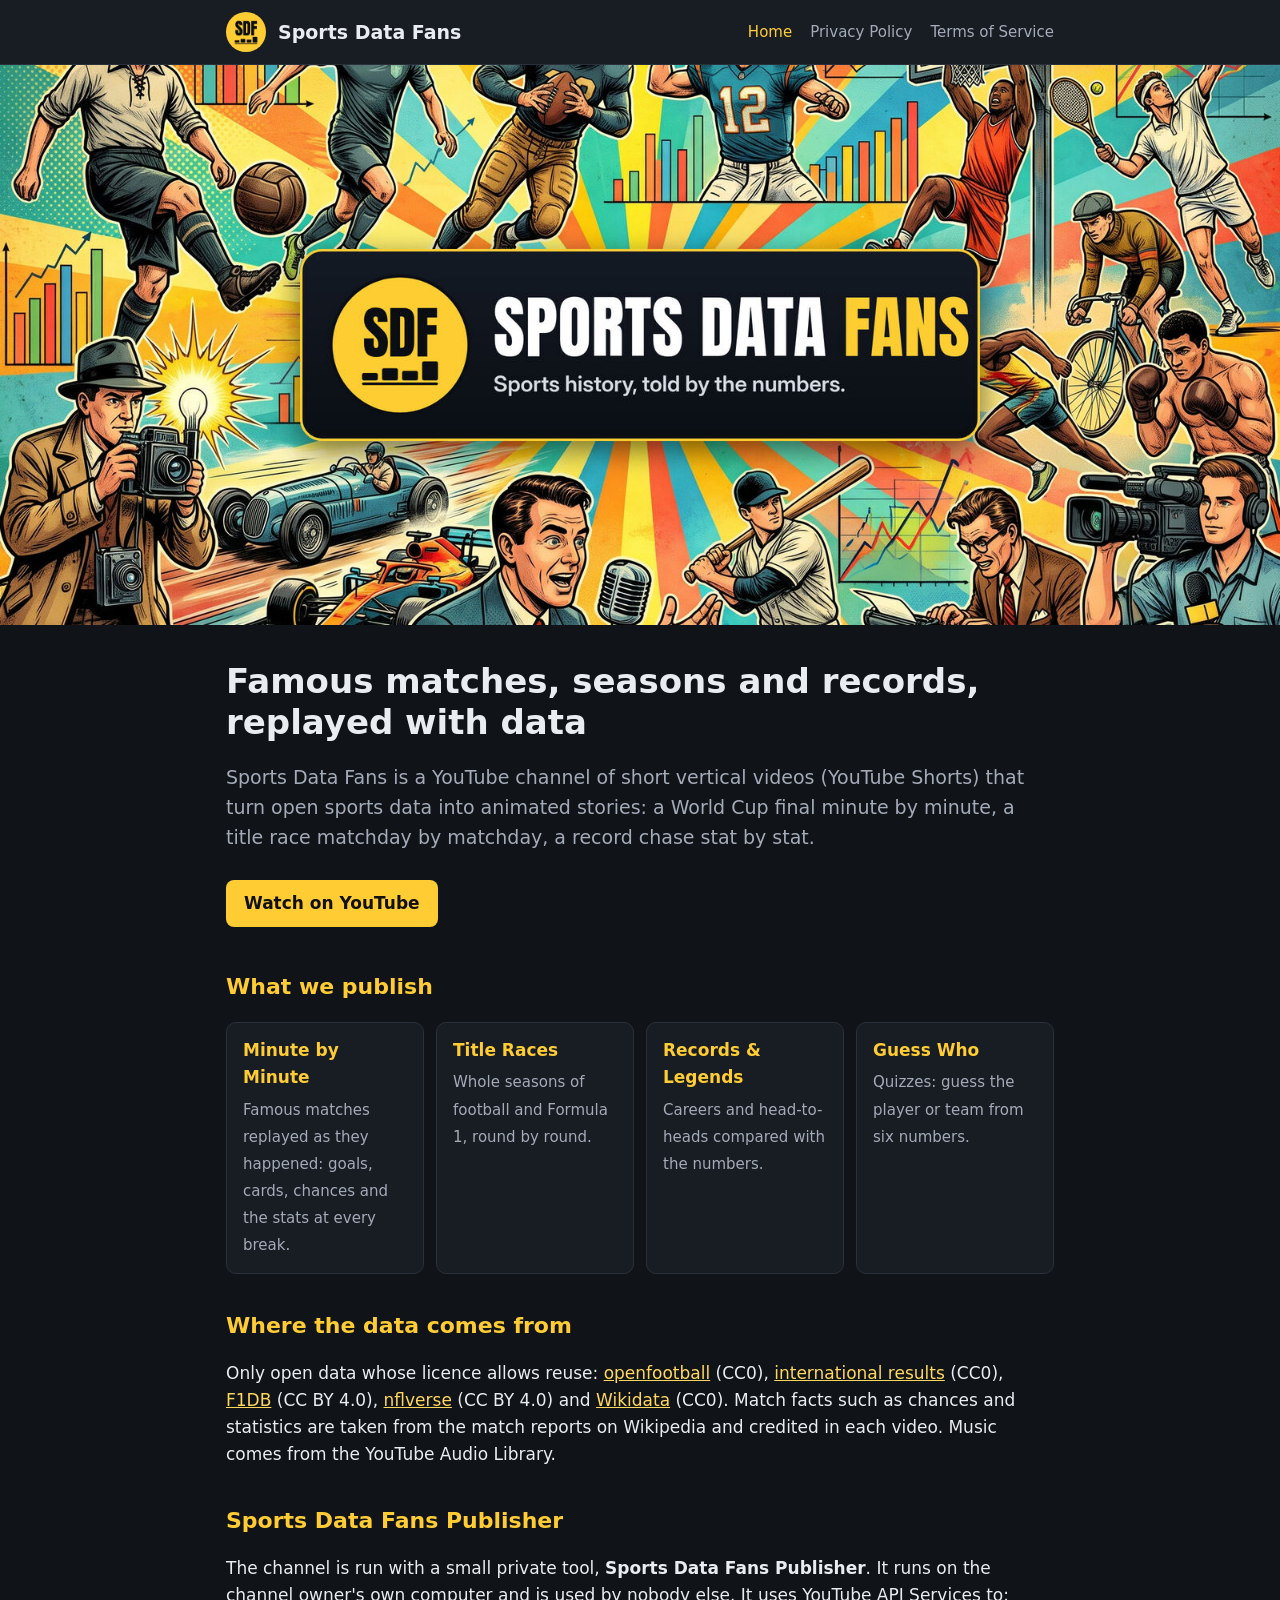
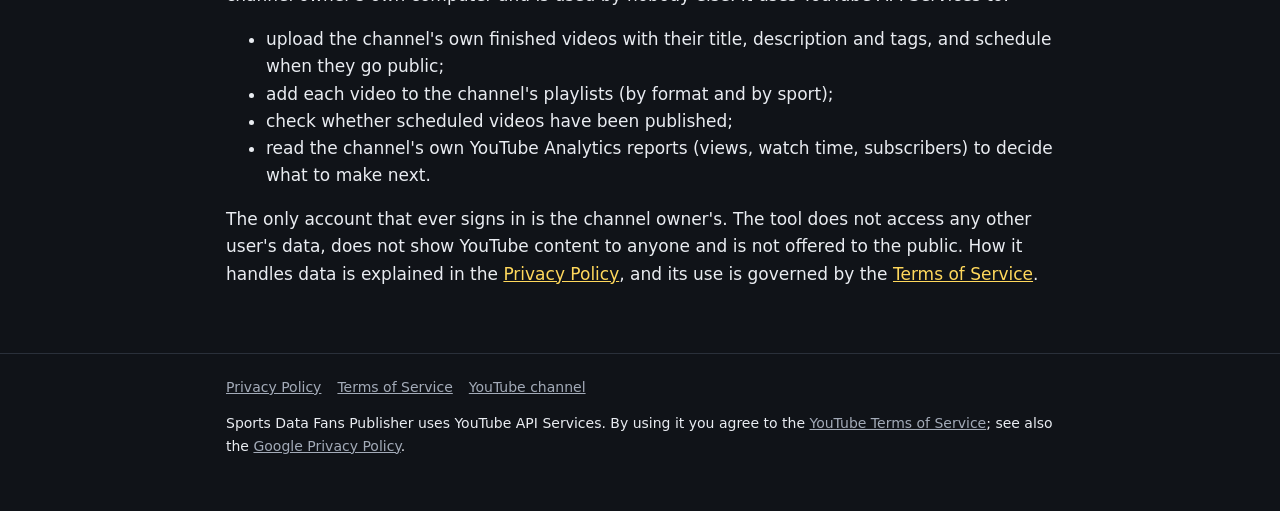
<file: index.html>
<!doctype html>
<html lang="en">
<head>
<meta charset="utf-8">
<meta name="viewport" content="width=device-width, initial-scale=1">
<title>Sports Data Fans</title>
<meta name="description" content="Sports Data Fans is a YouTube channel of short, animated sports data stories: minute-by-minute finals, title races, records and quizzes.">
<link rel="icon" href="assets/favicon.png">
<link rel="stylesheet" href="style.css">
</head>
<body>
<header class="top">
  <div class="wrap">
    <a class="logo" href="./"><img src="assets/avatar.png" alt="">Sports Data Fans</a>
    <nav>
      <a href="./" aria-current="page">Home</a>
      <a href="privacy.html">Privacy Policy</a>
      <a href="terms.html">Terms of Service</a>
    </nav>
  </div>
</header>
<div class="hero"><img src="assets/banner.jpg" alt="Sports Data Fans: illustrated athletes from many sports and eras, with reporters and photographers"></div>
<main class="wrap">
  <h1>Famous matches, seasons and records, replayed with data</h1>
  <p class="lead">Sports Data Fans is a YouTube channel of short vertical videos (YouTube Shorts) that turn open sports data into animated stories: a World Cup final minute by minute, a title race matchday by matchday, a record chase stat by stat.</p>
  <a class="button" href="https://www.youtube.com/@SportsDataFans">Watch on YouTube</a>

  <h2>What we publish</h2>
  <div class="cards">
    <div class="card"><b>Minute by Minute</b><span>Famous matches replayed as they happened: goals, cards, chances and the stats at every break.</span></div>
    <div class="card"><b>Title Races</b><span>Whole seasons of football and Formula 1, round by round.</span></div>
    <div class="card"><b>Records &amp; Legends</b><span>Careers and head-to-heads compared with the numbers.</span></div>
    <div class="card"><b>Guess Who</b><span>Quizzes: guess the player or team from six numbers.</span></div>
  </div>

  <h2>Where the data comes from</h2>
  <p>Only open data whose licence allows reuse: <a href="https://github.com/openfootball">openfootball</a> (CC0), <a href="https://github.com/martj42/international_results">international results</a> (CC0), <a href="https://github.com/f1db/f1db">F1DB</a> (CC BY 4.0), <a href="https://github.com/nflverse/nflverse-data">nflverse</a> (CC BY 4.0) and <a href="https://www.wikidata.org/">Wikidata</a> (CC0). Match facts such as chances and statistics are taken from the match reports on Wikipedia and credited in each video. Music comes from the YouTube Audio Library.</p>

  <h2 id="publisher">Sports Data Fans Publisher</h2>
  <p>The channel is run with a small private tool, <b>Sports Data Fans Publisher</b>. It runs on the channel owner's own computer and is used by nobody else. It uses YouTube API Services to:</p>
  <ul>
    <li>upload the channel's own finished videos with their title, description and tags, and schedule when they go public;</li>
    <li>add each video to the channel's playlists (by format and by sport);</li>
    <li>check whether scheduled videos have been published;</li>
    <li>read the channel's own YouTube Analytics reports (views, watch time, subscribers) to decide what to make next.</li>
  </ul>
  <p>The only account that ever signs in is the channel owner's. The tool does not access any other user's data, does not show YouTube content to anyone and is not offered to the public. How it handles data is explained in the <a href="privacy.html">Privacy Policy</a>, and its use is governed by the <a href="terms.html">Terms of Service</a>.</p>
</main>
<footer>
  <div class="wrap">
    <div class="links">
      <a href="privacy.html">Privacy Policy</a>
      <a href="terms.html">Terms of Service</a>
      <a href="https://www.youtube.com/@SportsDataFans">YouTube channel</a>
    </div>
    <p>Sports Data Fans Publisher uses YouTube API Services. By using it you agree to the <a href="https://www.youtube.com/t/terms">YouTube Terms of Service</a>; see also the <a href="https://policies.google.com/privacy">Google Privacy Policy</a>.</p>
  </div>
</footer>
</body>
</html>
</file>
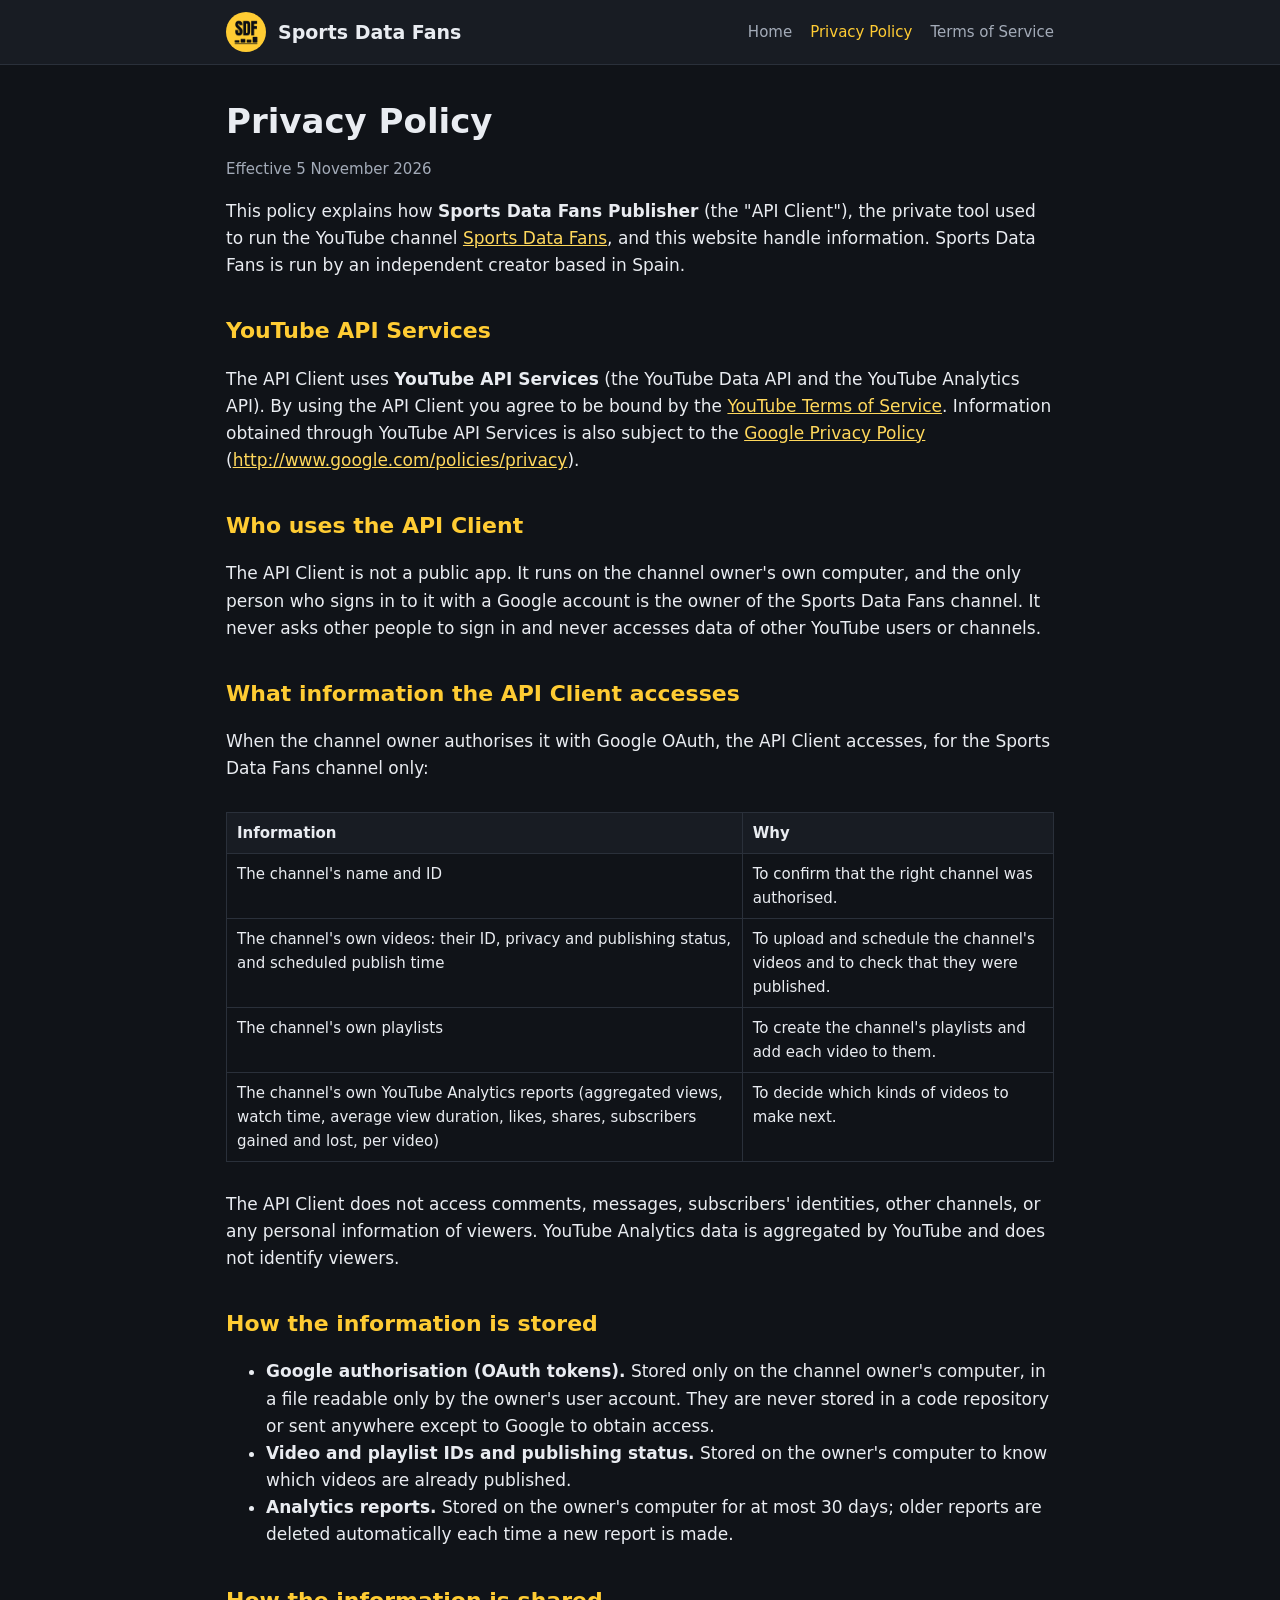
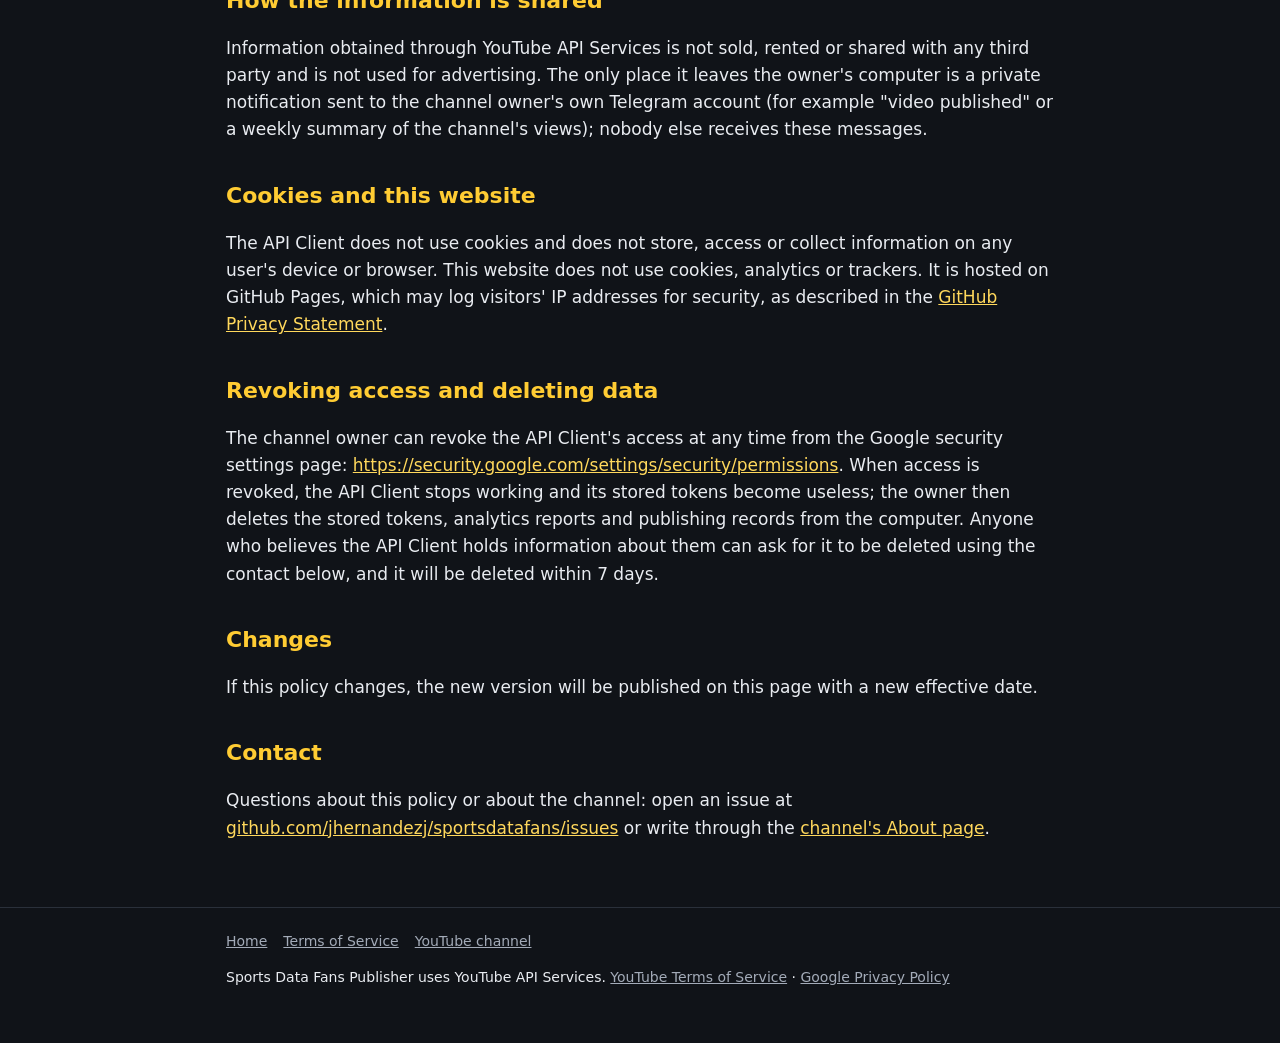
<file: privacy.html>
<!doctype html>
<html lang="en">
<head>
<meta charset="utf-8">
<meta name="viewport" content="width=device-width, initial-scale=1">
<title>Privacy Policy · Sports Data Fans</title>
<link rel="icon" href="assets/favicon.png">
<link rel="stylesheet" href="style.css">
</head>
<body>
<header class="top">
  <div class="wrap">
    <a class="logo" href="./"><img src="assets/avatar.png" alt="">Sports Data Fans</a>
    <nav>
      <a href="./">Home</a>
      <a href="privacy.html" aria-current="page">Privacy Policy</a>
      <a href="terms.html">Terms of Service</a>
    </nav>
  </div>
</header>
<main class="wrap">
  <h1>Privacy Policy</h1>
  <p class="meta">Effective 5 November 2026</p>

  <p>This policy explains how <b>Sports Data Fans Publisher</b> (the "API Client"), the private tool used to run the YouTube channel <a href="https://www.youtube.com/@SportsDataFans">Sports Data Fans</a>, and this website handle information. Sports Data Fans is run by an independent creator based in Spain.</p>

  <h2>YouTube API Services</h2>
  <p>The API Client uses <b>YouTube API Services</b> (the YouTube Data API and the YouTube Analytics API). By using the API Client you agree to be bound by the <a href="https://www.youtube.com/t/terms">YouTube Terms of Service</a>. Information obtained through YouTube API Services is also subject to the <a href="https://policies.google.com/privacy">Google Privacy Policy</a> (<a href="http://www.google.com/policies/privacy">http://www.google.com/policies/privacy</a>).</p>

  <h2>Who uses the API Client</h2>
  <p>The API Client is not a public app. It runs on the channel owner's own computer, and the only person who signs in to it with a Google account is the owner of the Sports Data Fans channel. It never asks other people to sign in and never accesses data of other YouTube users or channels.</p>

  <h2>What information the API Client accesses</h2>
  <p>When the channel owner authorises it with Google OAuth, the API Client accesses, for the Sports Data Fans channel only:</p>
  <div class="table"><table>
    <tr><th>Information</th><th>Why</th></tr>
    <tr><td>The channel's name and ID</td><td>To confirm that the right channel was authorised.</td></tr>
    <tr><td>The channel's own videos: their ID, privacy and publishing status, and scheduled publish time</td><td>To upload and schedule the channel's videos and to check that they were published.</td></tr>
    <tr><td>The channel's own playlists</td><td>To create the channel's playlists and add each video to them.</td></tr>
    <tr><td>The channel's own YouTube Analytics reports (aggregated views, watch time, average view duration, likes, shares, subscribers gained and lost, per video)</td><td>To decide which kinds of videos to make next.</td></tr>
  </table></div>
  <p>The API Client does not access comments, messages, subscribers' identities, other channels, or any personal information of viewers. YouTube Analytics data is aggregated by YouTube and does not identify viewers.</p>

  <h2>How the information is stored</h2>
  <ul>
    <li><b>Google authorisation (OAuth tokens).</b> Stored only on the channel owner's computer, in a file readable only by the owner's user account. They are never stored in a code repository or sent anywhere except to Google to obtain access.</li>
    <li><b>Video and playlist IDs and publishing status.</b> Stored on the owner's computer to know which videos are already published.</li>
    <li><b>Analytics reports.</b> Stored on the owner's computer for at most 30 days; older reports are deleted automatically each time a new report is made.</li>
  </ul>

  <h2>How the information is shared</h2>
  <p>Information obtained through YouTube API Services is not sold, rented or shared with any third party and is not used for advertising. The only place it leaves the owner's computer is a private notification sent to the channel owner's own Telegram account (for example "video published" or a weekly summary of the channel's views); nobody else receives these messages.</p>

  <h2>Cookies and this website</h2>
  <p>The API Client does not use cookies and does not store, access or collect information on any user's device or browser. This website does not use cookies, analytics or trackers. It is hosted on GitHub Pages, which may log visitors' IP addresses for security, as described in the <a href="https://docs.github.com/en/site-policy/privacy-policies/github-general-privacy-statement">GitHub Privacy Statement</a>.</p>

  <h2>Revoking access and deleting data</h2>
  <p>The channel owner can revoke the API Client's access at any time from the Google security settings page: <a href="https://security.google.com/settings/security/permissions">https://security.google.com/settings/security/permissions</a>. When access is revoked, the API Client stops working and its stored tokens become useless; the owner then deletes the stored tokens, analytics reports and publishing records from the computer. Anyone who believes the API Client holds information about them can ask for it to be deleted using the contact below, and it will be deleted within 7 days.</p>

  <h2>Changes</h2>
  <p>If this policy changes, the new version will be published on this page with a new effective date.</p>

  <h2>Contact</h2>
  <p>Questions about this policy or about the channel: open an issue at <a href="https://github.com/jhernandezj/sportsdatafans/issues">github.com/jhernandezj/sportsdatafans/issues</a> or write through the <a href="https://www.youtube.com/@SportsDataFans/about">channel's About page</a>.</p>
</main>
<footer>
  <div class="wrap">
    <div class="links">
      <a href="./">Home</a>
      <a href="terms.html">Terms of Service</a>
      <a href="https://www.youtube.com/@SportsDataFans">YouTube channel</a>
    </div>
    <p>Sports Data Fans Publisher uses YouTube API Services. <a href="https://www.youtube.com/t/terms">YouTube Terms of Service</a> · <a href="https://policies.google.com/privacy">Google Privacy Policy</a></p>
  </div>
</footer>
</body>
</html>
</file>
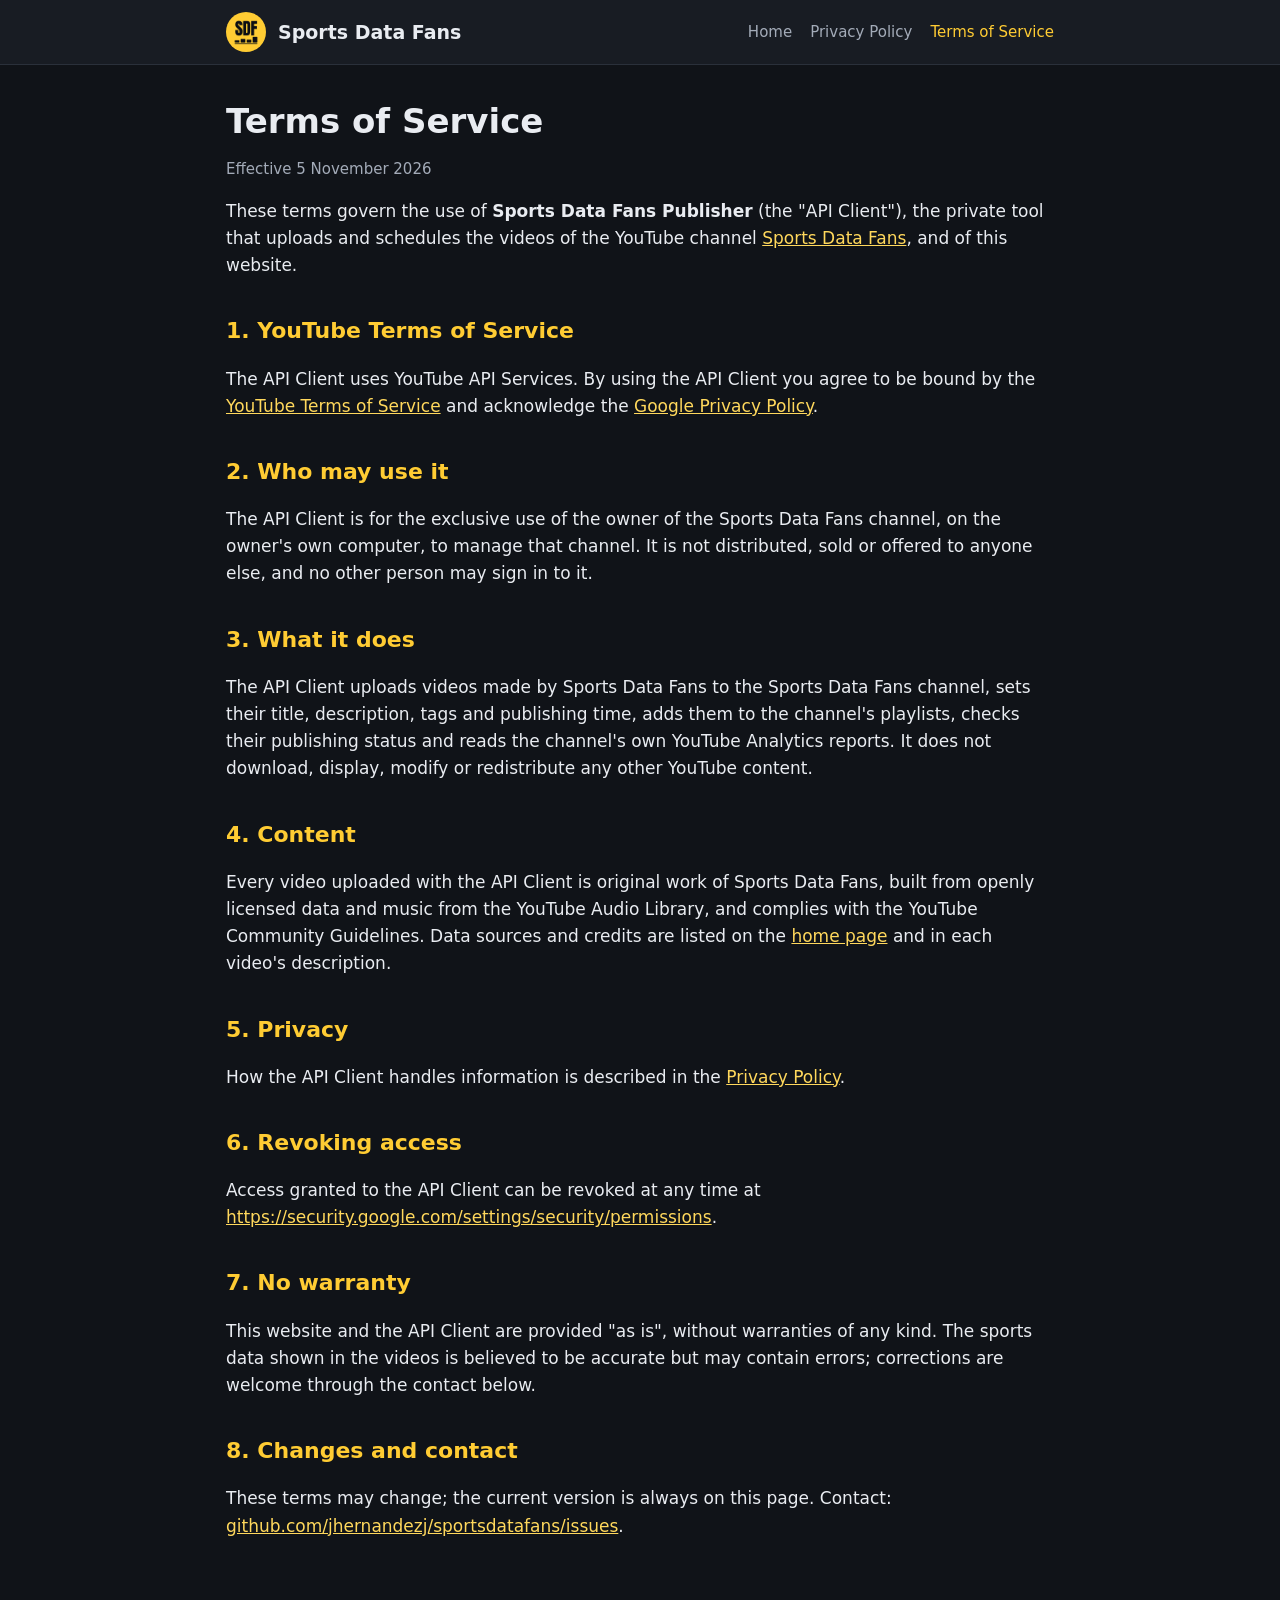
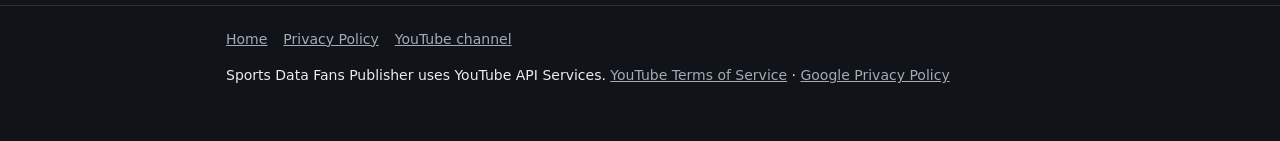
<file: terms.html>
<!doctype html>
<html lang="en">
<head>
<meta charset="utf-8">
<meta name="viewport" content="width=device-width, initial-scale=1">
<title>Terms of Service · Sports Data Fans</title>
<link rel="icon" href="assets/favicon.png">
<link rel="stylesheet" href="style.css">
</head>
<body>
<header class="top">
  <div class="wrap">
    <a class="logo" href="./"><img src="assets/avatar.png" alt="">Sports Data Fans</a>
    <nav>
      <a href="./">Home</a>
      <a href="privacy.html">Privacy Policy</a>
      <a href="terms.html" aria-current="page">Terms of Service</a>
    </nav>
  </div>
</header>
<main class="wrap">
  <h1>Terms of Service</h1>
  <p class="meta">Effective 5 November 2026</p>

  <p>These terms govern the use of <b>Sports Data Fans Publisher</b> (the "API Client"), the private tool that uploads and schedules the videos of the YouTube channel <a href="https://www.youtube.com/@SportsDataFans">Sports Data Fans</a>, and of this website.</p>

  <h2>1. YouTube Terms of Service</h2>
  <p>The API Client uses YouTube API Services. By using the API Client you agree to be bound by the <a href="https://www.youtube.com/t/terms">YouTube Terms of Service</a> and acknowledge the <a href="https://policies.google.com/privacy">Google Privacy Policy</a>.</p>

  <h2>2. Who may use it</h2>
  <p>The API Client is for the exclusive use of the owner of the Sports Data Fans channel, on the owner's own computer, to manage that channel. It is not distributed, sold or offered to anyone else, and no other person may sign in to it.</p>

  <h2>3. What it does</h2>
  <p>The API Client uploads videos made by Sports Data Fans to the Sports Data Fans channel, sets their title, description, tags and publishing time, adds them to the channel's playlists, checks their publishing status and reads the channel's own YouTube Analytics reports. It does not download, display, modify or redistribute any other YouTube content.</p>

  <h2>4. Content</h2>
  <p>Every video uploaded with the API Client is original work of Sports Data Fans, built from openly licensed data and music from the YouTube Audio Library, and complies with the YouTube Community Guidelines. Data sources and credits are listed on the <a href="./">home page</a> and in each video's description.</p>

  <h2>5. Privacy</h2>
  <p>How the API Client handles information is described in the <a href="privacy.html">Privacy Policy</a>.</p>

  <h2>6. Revoking access</h2>
  <p>Access granted to the API Client can be revoked at any time at <a href="https://security.google.com/settings/security/permissions">https://security.google.com/settings/security/permissions</a>.</p>

  <h2>7. No warranty</h2>
  <p>This website and the API Client are provided "as is", without warranties of any kind. The sports data shown in the videos is believed to be accurate but may contain errors; corrections are welcome through the contact below.</p>

  <h2>8. Changes and contact</h2>
  <p>These terms may change; the current version is always on this page. Contact: <a href="https://github.com/jhernandezj/sportsdatafans/issues">github.com/jhernandezj/sportsdatafans/issues</a>.</p>
</main>
<footer>
  <div class="wrap">
    <div class="links">
      <a href="./">Home</a>
      <a href="privacy.html">Privacy Policy</a>
      <a href="https://www.youtube.com/@SportsDataFans">YouTube channel</a>
    </div>
    <p>Sports Data Fans Publisher uses YouTube API Services. <a href="https://www.youtube.com/t/terms">YouTube Terms of Service</a> · <a href="https://policies.google.com/privacy">Google Privacy Policy</a></p>
  </div>
</footer>
</body>
</html>
</file>
<file: style.css>
:root {
  --bg: #101318;
  --panel: #181c23;
  --line: #2a303a;
  --text: #e9ecf1;
  --muted: #a3abb8;
  --accent: #ffcc33;
  --link: #ffd85c;
}
* { box-sizing: border-box; }
html { -webkit-text-size-adjust: 100%; }
body {
  margin: 0;
  background: var(--bg);
  color: var(--text);
  font: 17px/1.6 system-ui, -apple-system, "Segoe UI", Roboto, sans-serif;
}
a { color: var(--link); }
header.top {
  border-bottom: 1px solid var(--line);
  background: var(--panel);
}
.wrap { max-width: 860px; margin: 0 auto; padding: 0 16px; }
.top .wrap { display: flex; align-items: center; gap: 14px; padding-top: 12px; padding-bottom: 12px; flex-wrap: wrap; }
.logo { display: flex; align-items: center; gap: 12px; color: var(--text); text-decoration: none; font-weight: 700; font-size: 19px; }
.logo img { width: 40px; height: 40px; border-radius: 50%; }
nav { margin-left: auto; display: flex; gap: 18px; flex-wrap: wrap; }
nav a { color: var(--muted); text-decoration: none; font-size: 15px; }
nav a:hover, nav a[aria-current] { color: var(--accent); }
.hero img { width: 100%; display: block; aspect-ratio: 16 / 7; object-fit: cover; }
main.wrap { padding-top: 36px; padding-bottom: 48px; }
h1 { font-size: 34px; line-height: 1.2; margin: 0 0 12px; }
h2 { font-size: 22px; margin: 34px 0 10px; color: var(--accent); }
h3 { font-size: 18px; margin: 22px 0 6px; }
p, li { color: var(--text); }
.lead { font-size: 19px; color: var(--muted); }
.meta { color: var(--muted); font-size: 15px; }
.cards { display: grid; grid-template-columns: repeat(auto-fit, minmax(190px, 1fr)); gap: 12px; margin: 18px 0; }
.card { background: var(--panel); border: 1px solid var(--line); border-radius: 10px; padding: 14px 16px; }
.card b { display: block; color: var(--accent); margin-bottom: 4px; }
.card span { color: var(--muted); font-size: 15px; }
.button { display: inline-block; background: var(--accent); color: #111; font-weight: 700; padding: 10px 18px; border-radius: 8px; text-decoration: none; margin: 8px 0; }
table { border-collapse: collapse; width: 100%; margin: 12px 0; font-size: 15px; }
th, td { text-align: left; border: 1px solid var(--line); padding: 8px 10px; vertical-align: top; }
th { background: var(--panel); }
.table { overflow-x: auto; }
footer { border-top: 1px solid var(--line); padding: 22px 0 40px; color: var(--muted); font-size: 14px; }
footer a { color: var(--muted); }
footer .links { display: flex; gap: 16px; flex-wrap: wrap; margin-bottom: 8px; }
</file>
